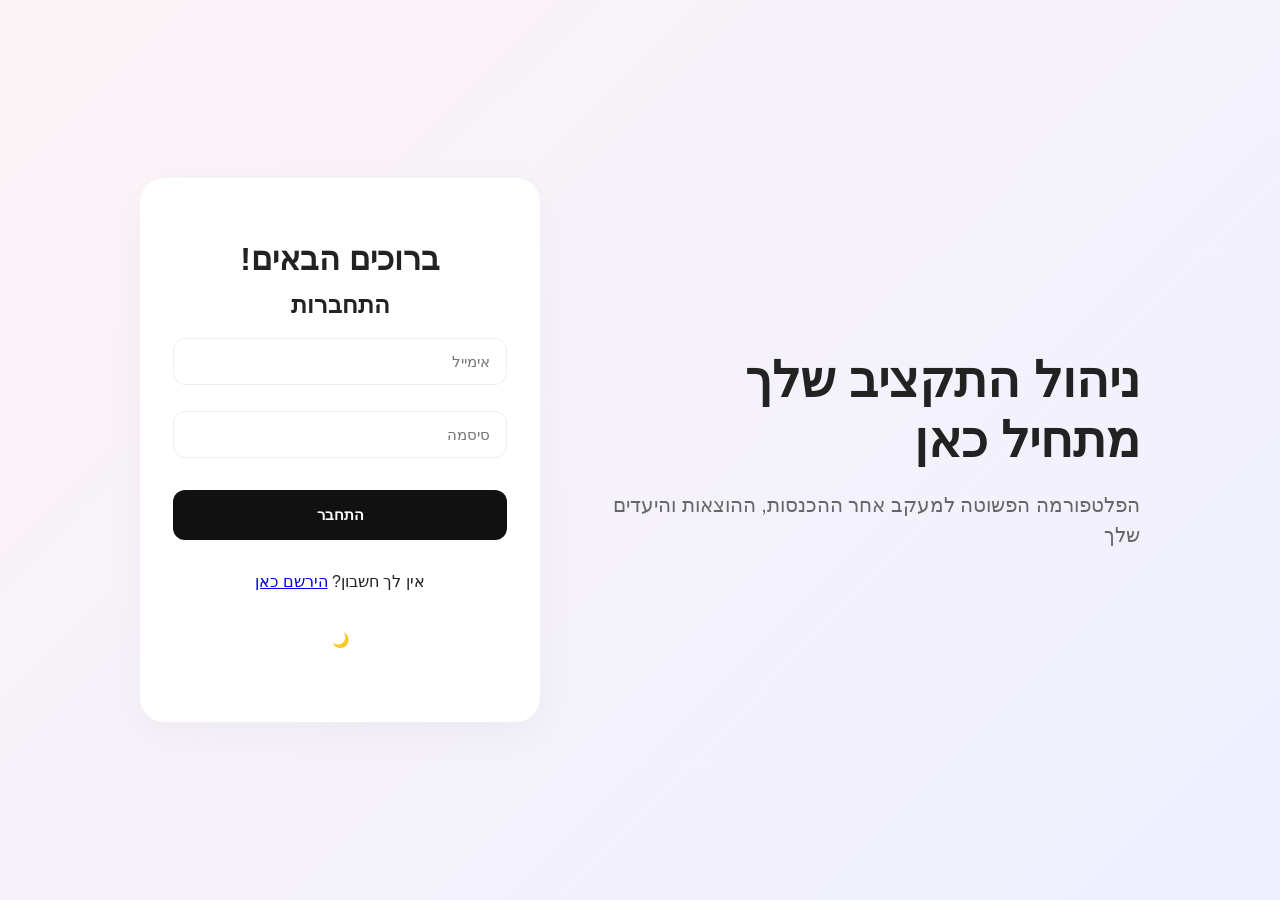
<file: index.html>
﻿<!DOCTYPE html>
<html lang="he">
	<head>
		<meta charset="UTF-8">
		<meta name="viewport" content="width=device-width, initial-scale=1.0">
		<title>Login – Personal Budget</title>
		<link rel="stylesheet" href="assets/style.css?v=20260717">
		
	</head>
	<body>
		<script>
			if (localStorage.getItem('theme') === 'dark') {
				document.body.classList.add('dark-mode');
			}
		</script>

		<div class="split-screen-wrapper">
    
			
			<div class="welcome-text">
				<h1>ניהול התקציב שלך<br>מתחיל כאן</h1>
				<p>הפלטפורמה הפשוטה למעקב אחר ההכנסות, ההוצאות והיעדים שלך</p>
			</div>
		

			<div class="container">
				<h1>ברוכים הבאים!</h1>
				<h2>התחברות</h2>
				<input id="email" type="email" placeholder="אימייל">
					<input id="password" type="password" placeholder="סיסמה">
						<button onclick="login()">התחבר</button>
						<p>
							אין לך חשבון? <a href="register.html">הירשם כאן</a>
						</p>
						<button id="login-theme-btn" onclick="toggleDarkMode()" class="theme-btn">🌙</button>
			</div>
		</div>

		<script src="assets/script.js?v=20260717"></script>
		
	</body>
</html>
</file>
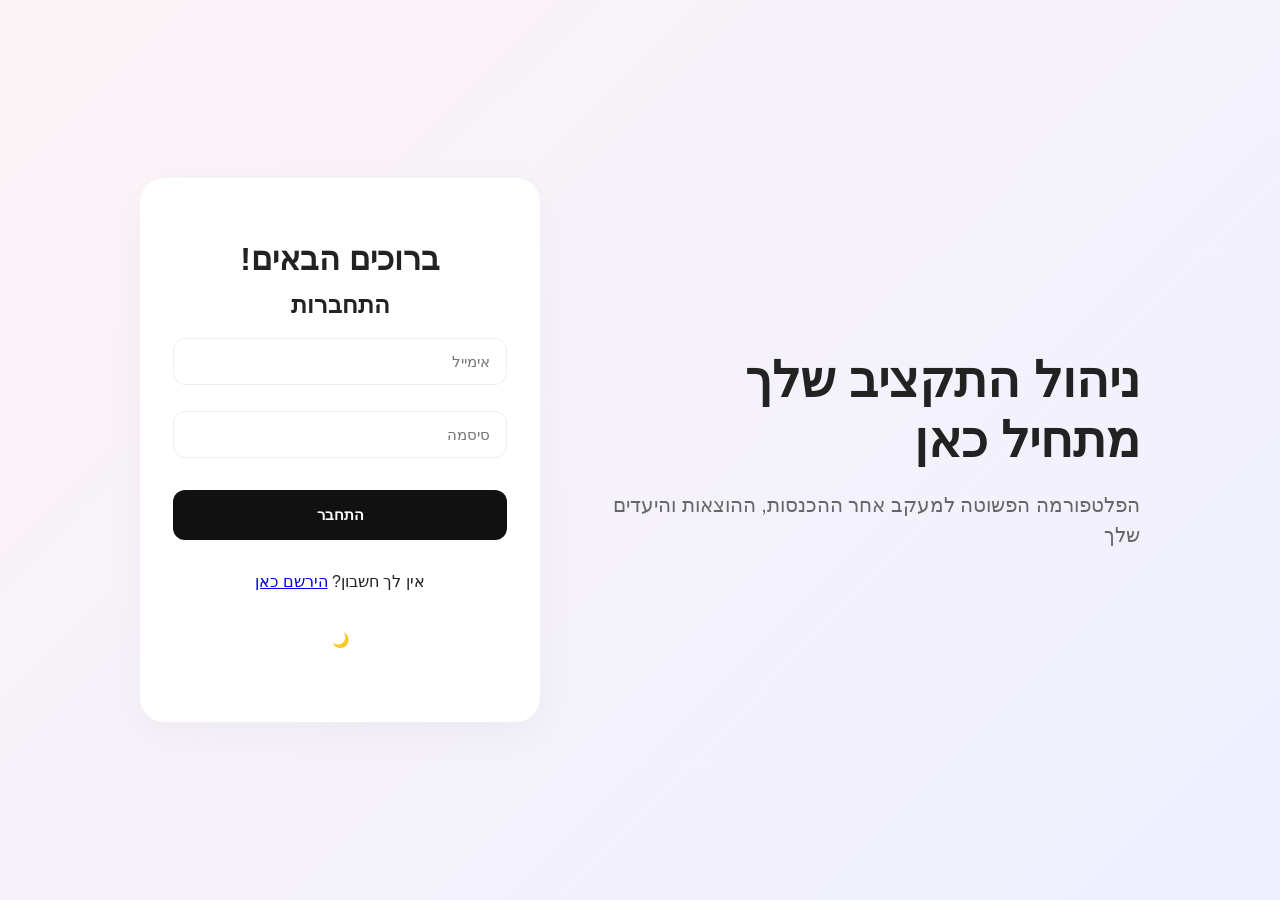
<file: dashboard.html>
<!DOCTYPE html>
<html lang="he">
<head>
    <meta charset="UTF-8">
    <meta name="viewport" content="width=device-width, initial-scale=1">
    <title>Dashboard</title>
    <link rel="stylesheet" href="assets/style.css?v=20260717">
</head>
<body>
    
    <script>
        if (localStorage.getItem('theme') === 'dark') {
            document.body.classList.add('dark-mode');
        }
    </script>

    <div class="app-wrapper">

        <aside class="sidebar">
            <h2>סרגל הניווט</h2>
            <nav>
                <a href="dashboard.html">בית</a>
                <a href="transactions.html">כל התנועות</a>
                <a href="manage.html">ניהול תקציבים ויעדים</a>
            </nav>
            <div class="sidebar-footer">
                <button id="theme-toggle" onclick="toggleDarkMode()">🌙 מצב כהה</button>
                <button onclick="logout()" class="btn-danger">התנתק</button>
            </div>
        </aside>

        <main class="main-content">
  
        <div class="dashboard-greeting">
        <h1 id="welcomeMsg">שלום, משתמש</h1>
        <p id="todayDate">טוען תאריך...</p>
        </div>
 

        <div class="cards-grid">
    
    <!-- כרטיסייה 1: הוצאות -->
            <div class="summary-card">
                <div class="card-icon expense-icon">📉</div>
                <div class="card-content">
                    <h4>הוצאות</h4>
                    <p class="amount"><span id="expensesAmount">0</span></p>
                    <span class="subtitle">סך כל ההוצאות</span>
                </div>
            </div>

    <!-- כרטיסייה 2: הכנסות -->
            <div class="summary-card">
                <div class="card-icon income-icon">📈</div>
                <div class="card-content">
                    <h4>הכנסות</h4>
                    <p class="amount"><span id="incomesAmount">0</span></p>
                    <span class="subtitle">סך כל ההכנסות</span>
                </div>
            </div>

    <!-- כרטיסייה 3: יתרה חופשית -->
            <div class="summary-card">
                <div class="card-icon balance-icon">💳</div>
                <div class="card-content">
                    <h4>יתרה חופשית</h4>
                    <p class="amount"><span id="balanceAmount">0</span></p>
                    <span class="subtitle">יתרה כוללת לחודש הנוכחי</span>
                </div>
            </div>

        </div>
        

            <section class="add-tx-section">
                <div class="section-header">
                    <h3>הוסף תנועה</h3>
                    <span class="subtitle">הוסף הכנסה או הוצאה חדשה</span>
                </div>
            
                <div class="inline-form">
                    <!-- סודר לפי הסדר בפיגמה (מימין לשמאל) -->
                    <select id="txType" onchange="onTxTypeChange()">
                        <option value="expense" selected>הוצאה</option>
                        <option value="income">הכנסה</option>
                    </select>
                
                    <input id="txDate" type="date">
                
                    <input id="txAmount" type="number" step="0.01" placeholder="סכום (₪)">
                
                    <select id="txCategory"></select>
                
                    <input id="txDesc" placeholder="תיאור (אופציונלי)">
                
                    <button class="btn-dark" onclick="addTransaction()">+ הוסף</button>
                </div>
            </section>

            <section>
                <h3>תנועות אחרונות</h3>
                <div id="transactionsTable"></div>
            </section>

            <section>
                <h3>חסכונות</h3>
                <div id="goalsList"></div>
            </section>

            <section>
                <h3>תקציבים חודשיים</h3>
                <div id="budgetsList"></div>
            </section>

        <script src="assets/script.js?v=20260717"></script>
        <script>loadDashboard();</script>
        
        </main>
    </div>
</body>
</html>
</file>
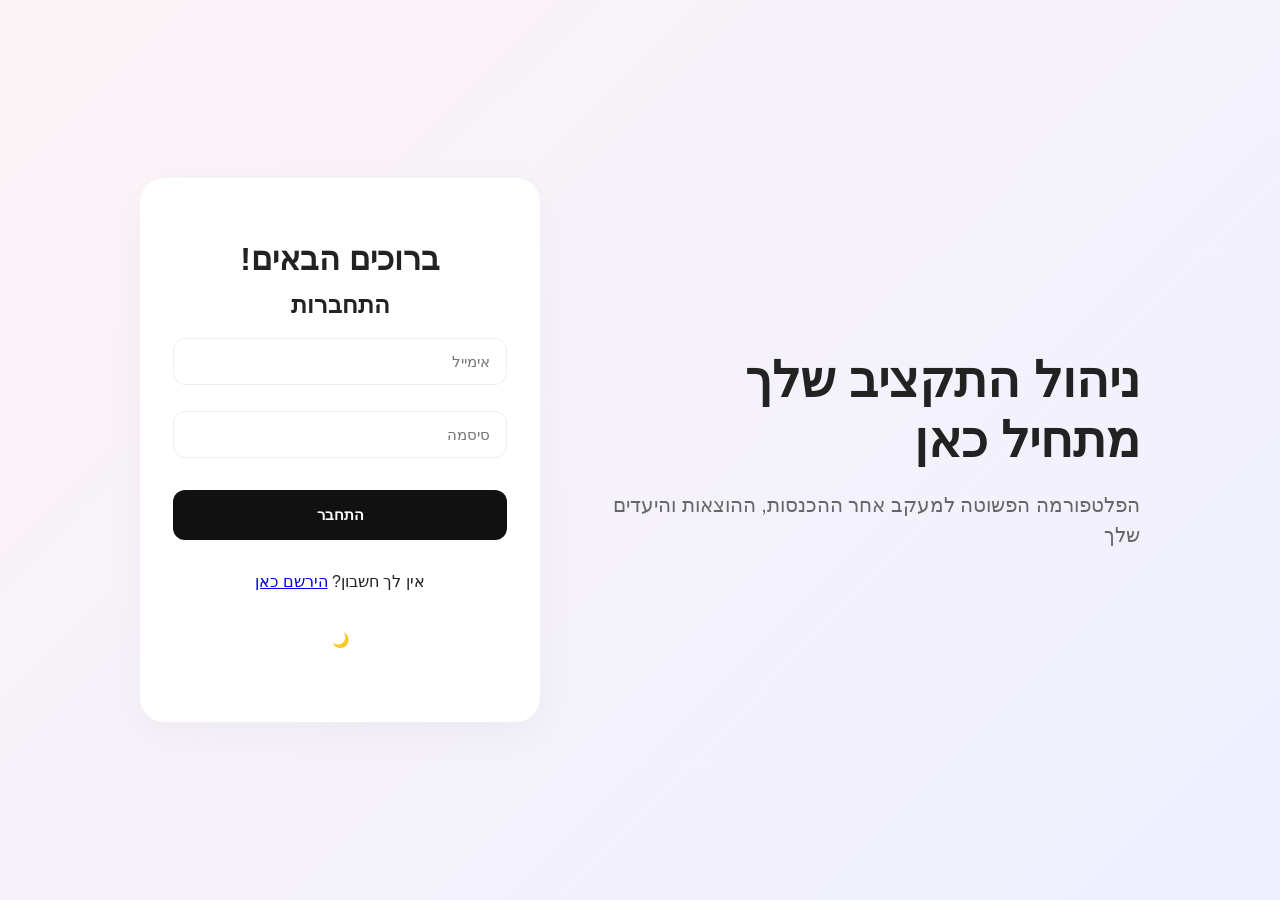
<file: manage.html>
<!DOCTYPE html>
<html lang="he">
<head>
    <meta charset="UTF-8">
    <meta name="viewport" content="width=device-width, initial-scale=1">
    <title>ניהול</title>
    <link rel="stylesheet" href="assets/style.css?v=20260717">
</head>
<body>
    
    <script>
        if (localStorage.getItem('theme') === 'dark') {
            document.body.classList.add('dark-mode');
        }
    </script>

    <div class="app-wrapper">

    <aside class="sidebar">
        <h2>סרגל הניווט</h2>
        <nav>
            <a href="dashboard.html">בית</a>
            <a href="transactions.html">כל התנועות</a>
            <a href="manage.html">ניהול תקציבים ויעדים</a>
        </nav>
        <div class="sidebar-footer">
            <button id="theme-toggle" onclick="toggleDarkMode()">🌙 מצב כהה</button>
            <button onclick="logout()" class="btn-danger">התנתק</button>
        </div>
    </aside>

    <main class="main-content">

    <section>
        <h3>ניהול יעדים</h3>
        <div id="goalsList"></div>

        <h4>הוסף יעד</h4>
        <input  id="goalDesc"     type="text"   placeholder="תיאור היעד (אופציונלי)">
        <input  id="goalAmount"   type="number" step="0.01" placeholder="סכום יעד (₪)">
        <input  id="goalDeadline" type="date">
        <button onclick="addGoal()">הוסף יעד</button>
    </section>

    <section>
        <h3>ניהול תקציבים</h3>
        <div id="budgetsList"></div>

        <h4>הוסף / עדכן תקציב</h4>
        <select id="budgetCategory"></select>
        <input  id="budgetLimit" type="number" step="0.01" placeholder="מגבלה חודשית (₪)">
        <button onclick="saveBudget()">שמור תקציב</button>
    </section>

    <section>
        <h3>ניהול קטגוריות</h3>
        <div id="categoriesList"></div>

        <h4>הוסף קטגוריה</h4>
        <input  id="catName" type="text" placeholder="שם הקטגוריה">
        <select id="catType">
            <option value="expense">הוצאה</option>
            <option value="income">הכנסה</option>
        </select>
        <button onclick="addCategory()">הוסף קטגוריה</button>
    </section>

    <script src="assets/script.js?v=20260717"></script>
    <script>initManagePage();</script>
</body>
</html>
</file>
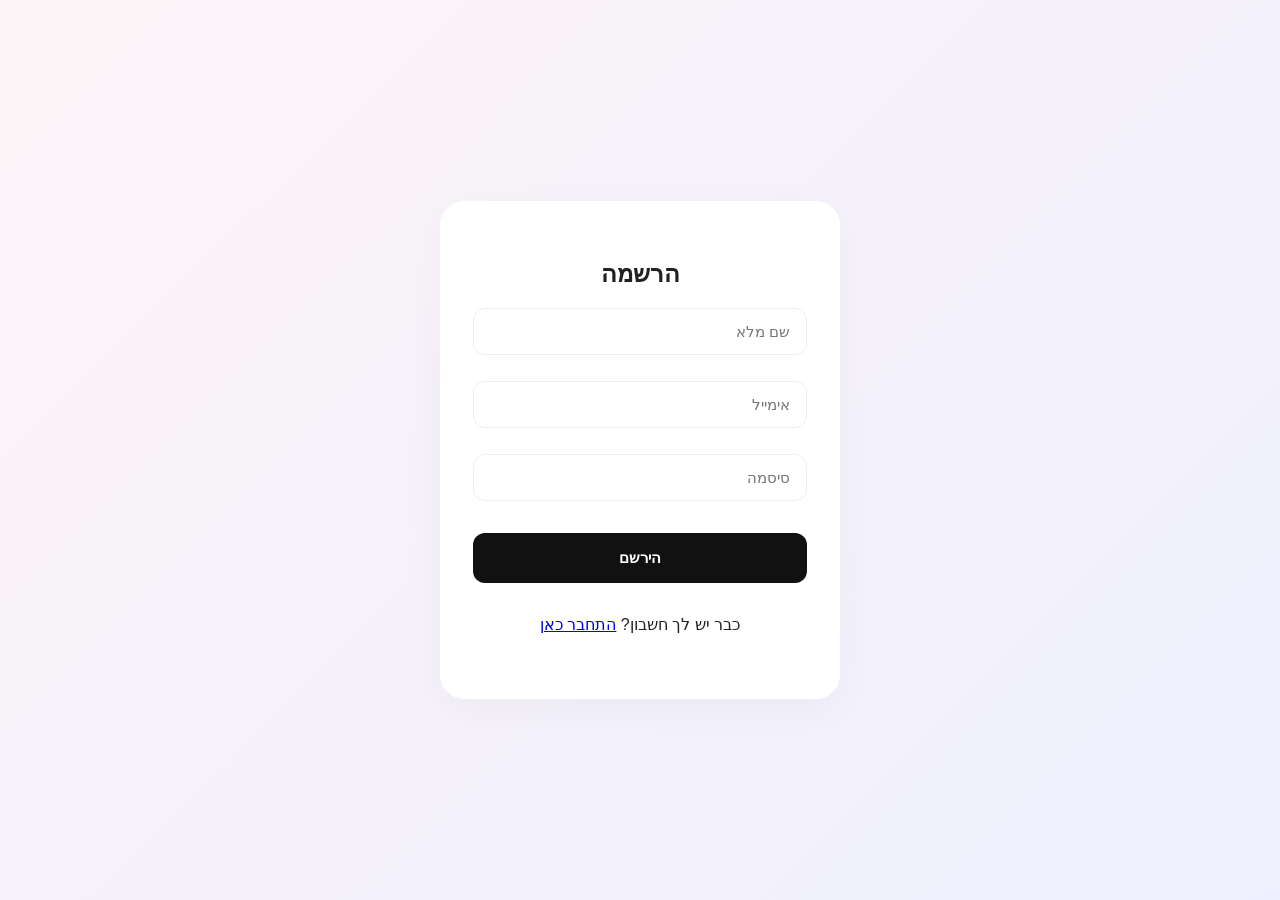
<file: register.html>
<!DOCTYPE html>
<html lang="he">
<head>
    <meta charset="UTF-8">
    <meta name="viewport" content="width=device-width, initial-scale=1.0">
    <title>Register – Personal Budget</title>
    <link rel="stylesheet" href="assets/style.css?v=20260717">
</head>
<body>
    <script>
        if (localStorage.getItem('theme') === 'dark') {
            document.body.classList.add('dark-mode');
        }
    </script>


    <div class="container">
        <h2>הרשמה</h2>
        <input id="regName"     type="text"     placeholder="שם מלא">
        <input id="regEmail"    type="email"    placeholder="אימייל">
        <input id="regPassword" type="password" placeholder="סיסמה">
        <button onclick="registerUser()">הירשם</button>
        <p>
            כבר יש לך חשבון? <a href="index.html">התחבר כאן</a>
        </p>
    </div>

    <script src="assets/script.js?v=20260717"></script>
</body>
</html>
</file>
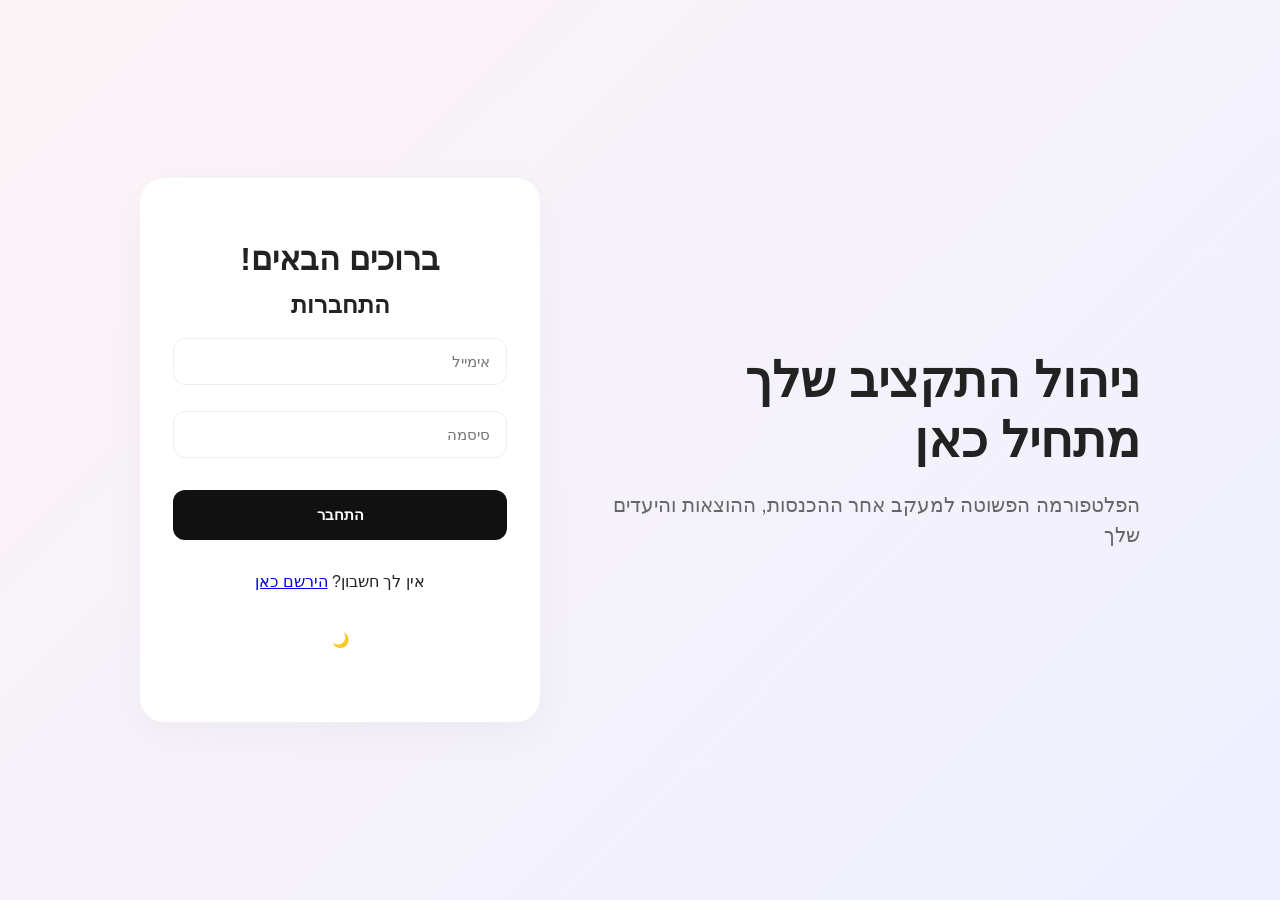
<file: transactions.html>
<!DOCTYPE html>
<html lang="he">
<head>
    <meta charset="UTF-8">
    <meta name="viewport" content="width=device-width, initial-scale=1">
    <title>Transactions</title>
    <link rel="stylesheet" href="assets/style.css?v=20260717">
</head>
<body>
    <script>
        if (localStorage.getItem('theme') === 'dark') {
            document.body.classList.add('dark-mode');
        }
    </script>

    <div class="app-wrapper">

    <aside class="sidebar">
        <h2>סרגל הניווט</h2>
        <nav>
            <a href="dashboard.html">בית</a>
            <a href="transactions.html">כל התנועות</a>
            <a href="manage.html">ניהול תקציבים ויעדים</a>
        </nav>
        <div class="sidebar-footer">
            <button id="theme-toggle" onclick="toggleDarkMode()">🌙 מצב כהה</button>
            <button onclick="logout()" class="btn-danger">התנתק</button>
        </div>
    </aside>

    <main class="main-content">

    <section>
        <h3>סינון</h3>
        <label>סוג:
            <select id="filterType">
                <option value="">הכל</option>
                <option value="income">הכנסה</option>
                <option value="expense">הוצאה</option>
            </select>
        </label>
        <label>קטגוריה:
            <select id="filterCategory">
                <option value="">הכל</option>
            </select>
        </label>
        <label>מתאריך: <input id="filterFrom" type="date"></label>
        <label>עד תאריך: <input id="filterTo"   type="date"></label>
        <label>חיפוש בתיאור: <input id="filterSearch" type="text" placeholder="טקסט..."></label>
        <label><input id="filterShowCancelled" type="checkbox" onchange="applyTransactionFilters()"> הצג תנועות מחוקות</label>
        <button onclick="applyTransactionFilters()">החל</button>
        <button onclick="resetTransactionFilters()">נקה</button>
    </section>

    <section>
        <table border="1" id="transactionsTable">
            <tr>
                <th>תאריך</th>
                <th>סוג</th>
                <th>קטגוריה</th>
                <th>סכום</th>
                <th>תיאור</th>
                <th></th>
            </tr>
        </table>
        <p id="txEmpty" style="display:none;">אין תנועות התואמות לסינון.</p>
    </section>

    <script src="assets/script.js?v=20260717"></script>
    <script>initTransactionsPage();</script>
</body>
</html>
</file>
<file: assets/style.css>
:root {
    --bg-body: #f5f7fa;
    --bg-card: #ffffff;
    --text-main: #222222;
    --text-sub: #666666;
    --border-color: #cccccc;
    --border-light: #eeeeee;
    --table-th-bg: #f0f2f5;
    --input-bg: #ffffff;
}

body.dark-mode {
    --bg-body: #121212;
    --bg-card: #1e1e1e;
    --text-main: #f5f5f5;
    --text-sub: #b0b0b0;
    --border-color: #444444;
    --border-light: #333333;
    --table-th-bg: #2a2a2a;
    --input-bg: #2d2d2d;
} 

* { box-sizing: border-box; }

body {
    font-family: "Segoe UI", Arial, sans-serif;
    background: var(--bg-body);
    color: var(--text-main);
    margin: 0;
    padding: 0;
    direction: rtl;
    transition: background 0.3s, color 0.3s;
}

h1, h2, h3, h4 { margin: 0.4em 0; }

/* ==========================================================================
   עיצוב מסך ההתחברות וההרשמה
   ========================================================================== */
body:has(.container) {
    background: linear-gradient(135deg, #fdf4f7 0%, #eef0ff 100%);
    min-height: 100vh;
    display: flex;
    align-items: center;
    justify-content: center;
}

/* התאמת הגרדיאנט למצב הכהה */
body.dark-mode:has(.container) {
    background: linear-gradient(135deg, #1a191f 0%, #252436 100%);
}

.container {
    width: 100%;
    max-width: 400px; /* קצת יותר רחב כדי לתת נשימה לתוכן */
    padding: 48px 32px;
    background: var(--bg-card);
    border-radius: 24px; /* פינות הרבה יותר עגולות, בדיוק כמו בעיצוב */
    box-shadow: 0 10px 40px rgba(0, 0, 0, 0.04); /* צל רך ורחב שמטמיע את הכרטיסייה ברקע */
    text-align: center;
    border: 1px solid rgba(255, 255, 255, 0.4); /* מסגרת לבנה עדינה למראה זכוכיתי */
}

/* עיצוב שדות הקלט */
.container input {
    width: 100%;
    padding: 14px 16px; /* שדות גבוהים יותר ומרווחים */
    margin: 10px 0 16px 0;
    border-radius: 12px;
    border: 1.5px solid var(--border-light);
    background: var(--input-bg);
    color: var(--text-main);
    font-size: 15px;
    transition: all 0.3s ease;
}

/* האפקט הסגול כשלוחצים על שדה טקסט (כמו בתמונה) */
.container input:focus {
    outline: none;
    border-color: #8c82fc; /* הצבע הסגול מהעיצוב שלך */
    box-shadow: 0 0 0 4px rgba(140, 130, 252, 0.1); /* הילה עדינה סביב השדה */
}

/* כפתור ההתחברות השחור */
.container button {
    width: 100%;
    padding: 16px;
    margin: 16px 0;
    border-radius: 12px;
    font-size: 15px;
    font-weight: bold;
    background: #111111; /* שחור אלגנטי */
    color: #ffffff;
    border: none;
    cursor: pointer;
    transition: background 0.2s, transform 0.2s;
}

.container button:hover { 
    background: #333333; 
    transform: translateY(-2px); /* קפיצה קטנה ואלגנטית למעלה במעבר עכבר */
}

/* התאמת הכפתור השחור למצב הכהה (הופך ללבן כדי לבלוט) */
body.dark-mode .container button {
    background: #ffffff;
    color: #111111;
}

body.dark-mode .container button:hover {
    background: #e0e0e0;
}

.topbar {
    display: flex;
    justify-content: space-between;
    align-items: center;
    background: var(--bg-card);
    padding: 12px 24px;
    border-bottom: 1px solid var(--border-color);
    transition: background 0.3s, border-color 0.3s;
}

.topbar a, .topbar button {
    margin-inline-start: 12px;
}

.topbar #todayDate {
    color: var(--text-sub);
    font-size: 13px;
}

section {
    background: var(--bg-card);
    margin: 16px 24px;
    padding: 16px 20px;
    border-radius: 12px;
    box-shadow: 0 2px 6px rgba(0,0,0,0.05);
    transition: background 0.3s;
}

input, select {
    padding: 6px 10px;
    margin: 4px;
    border-radius: 6px;
    border: 1px solid var(--border-color);
    font-size: 14px;
    background: var(--input-bg);
    color: var(--text-main);
    transition: background 0.3s, color 0.3s, border-color 0.3s;
}


table {
    width: 100%;
    border-collapse: collapse;
    margin-top: 8px;
}

table th, table td {
    padding: 8px;
    text-align: center;
    transition: background 0.3s, color 0.3s, border-color 0.3s;
}

table th { 
    background: var(--table-th-bg); 
    color: var(--text-main);
}

table td {
    color: var(--text-main);
    border-bottom: 1px solid var(--border-light);
}

.cat-table {
    width: 100%;
    margin-bottom: 8px;
}

.cat-table input[type="text"] {
    width: 90%;
}

.bar-bg {
    background: var(--border-color);
    border-radius: 8px;
    overflow: hidden;
    height: 14px;
    margin: 4px 0;
    transition: background 0.3s;
}

.bar-fill {
    height: 100%;
    background: #4CAF50;
    transition: width 200ms ease;
}

.goal-desc {
    color: var(--text-sub);
    font-size: 13px;
    margin-top: 2px;
}

/* Balance box */
.balance-sub {
    color: var(--text-sub);
    font-size: 13px;
    margin: 2px 0;
}

.balance-allocated {
    color: #1565C0;
    font-size: 13px;
    margin: 2px 0;
}

body.dark-mode .alloc-row {
    background: #1a2332; /* צבע מותאם למצב כהה שלא יסנוור */
}

.alloc-row label {
    font-size: 13px;
    font-weight: 600;
    color: #1565C0;
}

body.dark-mode .alloc-row label {
    color: #64b5f6;
}

.alloc-hint {
    display: block;
    color: var(--text-sub);
    font-size: 12px;
    margin-top: 4px;
}

/* Realized goal */
.goal-realized {
    opacity: 0.65;
}

.badge-realized {
    display: inline-block;
    background: #4CAF50;
    color: #fff;
    font-size: 12px;
    padding: 2px 8px;
    border-radius: 12px;
    margin-inline-start: 6px;
}
/* ==========================================================================
   8. SIDEBAR & MAIN LAYOUT (שלד תפריט הצד ואזור התוכן)
   ========================================================================== */
/* עטיפת האפליקציה - שמה את התפריט והתוכן בשורה אחת */
.app-wrapper {
    display: flex;
    min-height: 100vh; /* מוודא שהאפליקציה תופסת לפחות את כל גובה המסך */
}

/* עיצוב תפריט הצד */
.sidebar {
    width: 250px; /* רוחב קבוע לתפריט */
    background: var(--bg-card);
    padding: 24px;
    border-inline-end: 1px solid var(--border-color); /* פס הפרדה עדין בצד שמאל */
    display: flex;
    flex-direction: column; /* מסדר את הפריטים בתפריט אחד מתחת לשני */
}

.sidebar h2 {
    margin-top: 0;
    margin-bottom: 32px;
    font-size: 24px;
    color: var(--text-main);
}

/* עיצוב הקישורים בתפריט */
.sidebar nav a {
    display: block;
    padding: 12px 16px;
    margin-bottom: 8px;
    text-decoration: none;
    color: var(--text-sub);
    font-weight: 600;
    border-radius: 8px;
    transition: background 0.2s, color 0.2s;
}

/* אפקט מעבר עכבר על קישור בתפריט */
.sidebar nav a:hover {
    background: var(--border-light);
    color: var(--text-main);
}

/* דוחף את אזור הכפתורים (מצב כהה/התנתק) לתחתית התפריט */
.sidebar-footer {
    margin-top: auto; 
}

.sidebar-footer button {
    width: 100%; /* מכריח את שני הכפתורים להיות ברוחב זהה (תופסים את כל רוחב התפריט) */
    padding: 12px; /* מוודא שגם הגובה שלהם יהיה שווה ונוח ללחיצה */
    margin-bottom: 8px; /* שומר על רווח אחיד ביניהם */
    border-radius: 8px; /* מוודא שהפינות נשארות מעוגלות יפה */
    font-size: 14px;
    font-weight: 600; /* נותן לטקסט משקל אחיד וברור */
}

/* אזור התוכן המרכזי תופס את שאר המסך שנותר */
.main-content {
    flex: 1; /* אומר לאזור התוכן "קח את כל המקום הפנוי" */
    padding: 32px;
    height: 100vh;
    overflow-y: auto; /* מאפשר גלילה רק באזור התוכן אם יש הרבה טבלאות */
}

/* ==========================================================================
 (עיצוב התוכן המרכזי - כרטיסיות ורשת)
   ========================================================================== */
/* עיצוב כפתור החלפת מצב כהה/בהיר בדף ההתחברות */
.container button.theme-btn {
    background: transparent;
    color: var(--text-sub);
    width: auto;
    padding: 8px 16px;
    margin-top: 16px;
    font-size: 14px;
    box-shadow: none;
    border: 1px solid transparent;
}

.container button.theme-btn:hover {
    background: var(--border-light);
    color: var(--text-main);
    transform: none; /* מבטל את הקפיצה שיש לכפתור השחור */
}

/* במצב כהה נרצה שהכפתור יהיה בולט קצת יותר */
body.dark-mode .container button.theme-btn {
    background: transparent;
    color: #888888;
}

body.dark-mode .container button.theme-btn:hover {
    background: #333333;
    color: #ffffff;
}

/* ==========================================================================
   עיצוב קוביות התקציר העליונות בדאשבורד (הוצאות, הכנסות, יתרה)
   ========================================================================== */
.cards-grid {
    display: grid;
    grid-template-columns: repeat(3, 1fr);
    gap: 24px;
    margin-bottom: 32px;
}

.summary-card {
    background: var(--bg-card);
    padding: 24px;
    border-radius: 20px;
    border: 1px solid var(--border-light);
    box-shadow: 0 4px 16px rgba(0, 0, 0, 0.04);
    display: flex;
    align-items: center;
    gap: 20px;
    transition: transform 0.2s ease, box-shadow 0.2s ease;
}

.summary-card:hover {
    transform: translateY(-4px);
    box-shadow: 0 8px 24px rgba(0, 0, 0, 0.08);
}

.card-icon {
    font-size: 24px;
    width: 56px;
    height: 56px;
    display: flex;
    align-items: center;
    justify-content: center;
    border-radius: 16px;
    background: var(--muted);
}

.expense-icon { background: #ffebee; color: #d32f2f; }
.income-icon { background: #e8f5e9; color: #388e3c; }
.balance-icon { background: #e3f2fd; color: #1976d2; }

.card-content h4 {
    margin: 0;
    font-size: 15px;
    color: var(--text-sub);
    font-weight: 600;
    border-bottom: none;
    padding-bottom: 0;
}

.card-content .amount {
    margin: 6px 0 2px 0;
    font-size: 28px;
    font-weight: bold;
    color: var(--text-main);
}

.card-content .subtitle {
    font-size: 12px;
    color: var(--text-sub);
}

/* התאמה למסכים קטנים (טלפון נייד) - הופך לטור אחד */
@media (max-width: 768px) {
    .cards-grid {
        grid-template-columns: 1fr;
    }

    /* מבטל את הפריסה הצדדית (sidebar + content בשורה) ומעביר לטור אחד */
    .app-wrapper {
        flex-direction: column;
        min-height: auto;
    }

    /* התפריט הופך לרוחב מלא במקום 250px קבוע, וללא גובה מסך מלא */
    .sidebar {
        width: 100%;
        border-inline-end: none;
        border-bottom: 1px solid var(--border-color);
        padding: 16px;
    }

    /* מבטל את הגובה הקבוע (100vh) שגרם לתוכן להימתח מעבר למסך */
    .main-content {
        height: auto;
        overflow-y: visible;
        padding: 16px;
    }

    /* טופס ההוספה וטבלאות נדחסים לרוחב המסך במקום לגלוש הצידה */
    .inline-form input,
    .inline-form select {
        min-width: 0;
        flex-basis: 100%;
    }

    section {
        margin: 12px 0;
        padding: 12px;
    }

    table {
        display: block;
        overflow-x: auto;
        white-space: nowrap;
    }
}

/* ==========================================================================
   עיצוב אזור "הוסף תנועה" (טופס אופקי)
   ========================================================================== */
/* כותרת הסקשן */
.section-header {
    margin-bottom: 24px;
}

.section-header h3 {
    margin-bottom: 4px;
    border-bottom: none; /* מבטל את הקו התחתון שיש בשאר הכותרות */
    padding-bottom: 0;
    display: block;
}

.section-header .subtitle {
    font-size: 14px;
    color: var(--text-sub);
}

/* העטיפה של השדות - הופכת לשורה אופקית */
.inline-form {
    display: flex;
    gap: 16px; /* הרווח בין השדות */
    align-items: center; /* ממרכז את כולם לאותו גובה */
    flex-wrap: wrap; /* מאפשר לשדות לרדת שורה במסכים קטנים כדי לא להימעך */
}

/* עיצוב אחיד לכל שדות הקלט והבחירה */
.inline-form input,
.inline-form select {
    flex: 1; /* כל שדה יתפוס חלק שווה מהרוחב הפנוי */
    min-width: 130px; /* רוחב מינימלי שלא יתכווצו מדי */
    padding: 12px 16px;
    border: 1px solid var(--border-light);
    border-radius: 8px;
    background-color: #f8f9fa; /* רקע אפרפר סופר עדין כמו בפיגמה */
    color: var(--text-main);
    font-family: inherit;
    font-size: 14px;
    transition: border-color 0.2s, box-shadow 0.2s;
}

/* אפקט פוקוס כשלוחצים על שדה להקליד בו */
.inline-form input:focus,
.inline-form select:focus {
    outline: none;
    border-color: #1a1a1a;
    box-shadow: 0 0 0 3px rgba(0,0,0,0.05);
}

/* עיצוב הכפתור השחור החדש ("+ הוסף") */
.inline-form .btn-dark {
    background-color: #1a1a1a; /* שחור-אפור כהה ואלגנטי */
    color: #ffffff;
    padding: 12px 32px;
    border: none;
    border-radius: 8px;
    font-size: 14px;
    font-weight: 600;
    cursor: pointer;
    white-space: nowrap; /* שומר על הטקסט של הכפתור בשורה אחת תמיד */
    transition: background 0.2s, transform 0.1s;
}

.inline-form .btn-dark:hover {
    background-color: #333333;
    transform: translateY(-2px); /* הכפתור "קופץ" קצת למעלה בלחיצה */
}

/* ==========================================================================
   עיצוב רשימת תנועות אחרונות 
   ========================================================================== */

.transactions-list {
    display: flex;
    flex-direction: column;
    background: #ffffff;
    border-radius: 12px;
}

/* כל שורת תנועה */
.transaction-item {
    display: flex;
    justify-content: space-between;
    align-items: center;
    padding: 20px 16px;
    border-bottom: 1px solid var(--border-light, #f0f0f0);
}

/* מבטל את הקו התחתון בשורה האחרונה */
.transaction-item:last-child {
    border-bottom: none;
}

/* האזור הימני - אייקון וטקסטים */
.tx-right {
    display: flex;
    align-items: center;
    gap: 16px;
}

/* עיגול האייקון */
.tx-icon {
    width: 44px;
    height: 44px;
    border-radius: 50%;
    display: flex;
    justify-content: center;
    align-items: center;
    font-weight: bold;
    font-size: 18px;
}

/* צבעי האייקונים */
.icon-income {
    background-color: #e8f5e9; /* ירוק חיוור */
    color: #388e3c;
}

.icon-expense {
    background-color: #ffebee; /* אדום חיוור */
    color: #d32f2f;
}

/* אזור הטקסט (כותרת ותת-כותרת) */
.tx-details {
    display: flex;
    flex-direction: column;
}

.tx-title {
    font-weight: 600;
    color: var(--text-main, #1a1a1a);
    font-size: 15px;
    margin-bottom: 4px;
}

.tx-subtitle {
    color: var(--text-sub, #888888);
    font-size: 13px;
}

/* האזור השמאלי - סכום וכפתורים */
.tx-left {
    display: flex;
    align-items: center;
    gap: 16px;
}

/* הסכום עצמו */
.tx-amount {
    font-weight: 700;
    font-size: 16px;
    display: inline-block;
}

/* צבעי הסכומים */
.text-green { color: #388e3c; }
.text-red { color: #d32f2f; }

/* שורת תנועה שבוטלה (סטורנו) */
.transaction-cancelled {
    opacity: 0.55;
}

.transaction-cancelled .tx-title,
.transaction-cancelled .tx-amount {
    text-decoration: line-through;
}

.badge-cancelled {
    display: inline-block;
    margin-inline-start: 6px;
    padding: 2px 8px;
    border-radius: 10px;
    font-size: 11px;
    font-weight: 600;
    text-decoration: none;
    background-color: #eeeeee;
    color: #757575;
}

/* כפתור מחיקה חמוד (לעמוד ניהול) */
.btn-delete-icon {
    background: none;
    border: none;
    cursor: pointer;
    font-size: 16px;
    padding: 6px;
    border-radius: 8px;
    transition: background 0.2s, transform 0.1s;
}

.btn-delete-icon:hover {
    background: #ffebee;
    transform: scale(1.1);
}

/* ==========================================================================
   התאמות של רשימת התנועות החדשה ל- Dark Mode
   ========================================================================== */

/* רקע הרשימה והמסגרות הפנימיות */
body.dark-mode .transactions-list {
    background: #1e1e1e; /* רקע כהה שמשתלב עם שאר הדאשבורד */
}

body.dark-mode .transaction-item {
    border-bottom: 1px solid #333333; /* קו הפרדה כהה יותר */
}

/* צבעי הטקסט - כדי שלא יבלעו */
body.dark-mode .tx-title {
    color: #ffffff; /* כותרת לבנה בולטת */
}

body.dark-mode .tx-subtitle {
    color: #aaaaaa; /* תת-כותרת אפורה בהירה */
}

/* התאמת צבעי האייקונים כדי שלא יסנוורו במצב כהה */
body.dark-mode .icon-income {
    background-color: #1b5e20; /* רקע ירוק כהה לאייקון */
    color: #81c784; /* חץ ירוק בהיר */
}

body.dark-mode .icon-expense {
    background-color: #b71c1c; /* רקע אדום כהה לאייקון */
    color: #e57373; /* חץ אדום בהיר */
}

/* כפתור המחיקה שיהיה נוח בעין */
body.dark-mode .btn-delete-icon:hover {
    background: #333333;
}

body.dark-mode .badge-cancelled {
    background-color: #333333;
    color: #aaaaaa;
}
/* ==========================================================================
   התאמת שדות הזנה (Inputs) ותיבות בחירה (Selects) ל-Dark Mode
   ========================================================================== */

body.dark-mode input,
body.dark-mode select {
    background-color: #2a2a2a; /* רקע אפור כהה לשדות */
    color: #ffffff; /* טקסט לבן ברור */
    border: 1px solid #444444; /* מסגרת עדינה וכהה */
}

/* התאמת צבע טקסט העזר (Placeholder) - למשל "תיאור (אופציונלי)" */
body.dark-mode input::placeholder {
    color: #aaaaaa; 
}

/* הדגשת המסגרת כשלוחצים על השדה כדי לכתוב בו */
body.dark-mode input:focus,
body.dark-mode select:focus {
    border-color: #888888;
    outline: none;
}

/* ==========================================================================
    עיצוב עמוד ניהול 
   ========================================================================== */

.goal-item, .budget-item, .categories-container {
    background: #ffffff;
    border-radius: 12px;
    box-shadow: 0 4px 12px rgba(0,0,0,0.03);
    padding: 24px;
    margin-bottom: 24px;
    border: 1px solid var(--border-light, #f0f0f0);
}

/* 3. סידור פנימי גמיש למניעת בלאגן בעין */
.edit-row, .alloc-row {
    display: flex;
    flex-wrap: wrap;
    gap: 12px;
    align-items: center;
    margin-bottom: 16px;
}

/* 4. שדרוג כל הכפתורים באתר למראה מודרני */
button {
    background-color: #f3f4f6;
    color: #374151;
    border: none;
    padding: 10px 18px;
    border-radius: 8px;
    font-weight: 500;
    cursor: pointer;
    transition: background-color 0.2s ease, transform 0.1s ease;
}

button:hover {
    background-color: #e5e7eb;
}

/* כפתורי פעולה חיובית (שמירה / עדכון) - ירוק מודרני */
button[onclick*="update"], 
button[onclick*="save"], 
button[onclick*="allocate"], 
button.btn-success {
    background-color: #10b981;
    color: #ffffff;
}

button[onclick*="update"]:hover, 
button[onclick*="save"]:hover, 
button[onclick*="allocate"]:hover, 
button.btn-success:hover {
    background-color: #059669;
}

/* כפתורי מחיקה - רקע אדום חלש וטקסט אדום מודגש */
button.btn-danger, 
button[onclick*="delete"] {
    background-color: #fee2e2;
    color: #ef4444;
}

button.btn-danger:hover, 
button[onclick*="delete"]:hover {
    background-color: #fca5a5;
    color: #b91c1c;
}

/* 5. התאמות ל- Dark Mode עבור הכרטיסיות החדשות */
body.dark-mode .goal-item, 
body.dark-mode .budget-item, 
body.dark-mode .categories-container {
    background: #1e1e1e;
    border-color: #333333;
    box-shadow: none;
}

body.dark-mode button {
    background-color: #333333;
    color: #ffffff;
}

body.dark-mode button:hover {
    background-color: #444444;
}

/* ==========================================================================
  (Welcome) בדאשבורד
   ========================================================================== */
.dashboard-greeting {
    margin-bottom: 24px;
}

.dashboard-greeting h1 {
    font-size: 26px;
    font-weight: 700;
    color: #1a1a1a;
    margin: 0 0 4px 0;
}

.dashboard-greeting p {
    font-size: 15px;
    color: #888888;
    margin: 0;
}

/* התאמה חלקה למצב הכהה */
body.dark-mode .dashboard-greeting h1 {
    color: #ffffff;
}

body.dark-mode .dashboard-greeting p {
    color: #aaaaaa;
}

.split-screen-wrapper {
    display: flex;
    align-items: center; /* ממרכז את שני הצדדים לאותו גובה */
    justify-content: center;
    gap: 60px; /* רווח בין הטקסט לטופס */
    max-width: 1000px;
    width: 90%;
    flex-direction: row; /* מכריח תצוגה זה לצד זה במסך מחשב */
}

.welcome-text {
    flex: 1; /* לוקח חצי מהמקום הפנוי */
    text-align: right; /* יישור הטקסט לימין */
}

.welcome-text h1 {
    font-size: 50px;
    color: var(--text-main);
    margin-bottom: 16px;
    line-height: 1.2;
}

.welcome-text p {
    font-size: 20px;
    color: var(--text-sub);
    line-height: 1.5;
}

@media (max-width: 768px) {
    .split-screen-wrapper {
        flex-direction: column;
        gap: 30px;
    }
    
    .welcome-text {
        text-align: center; 
    }
}
</file>
